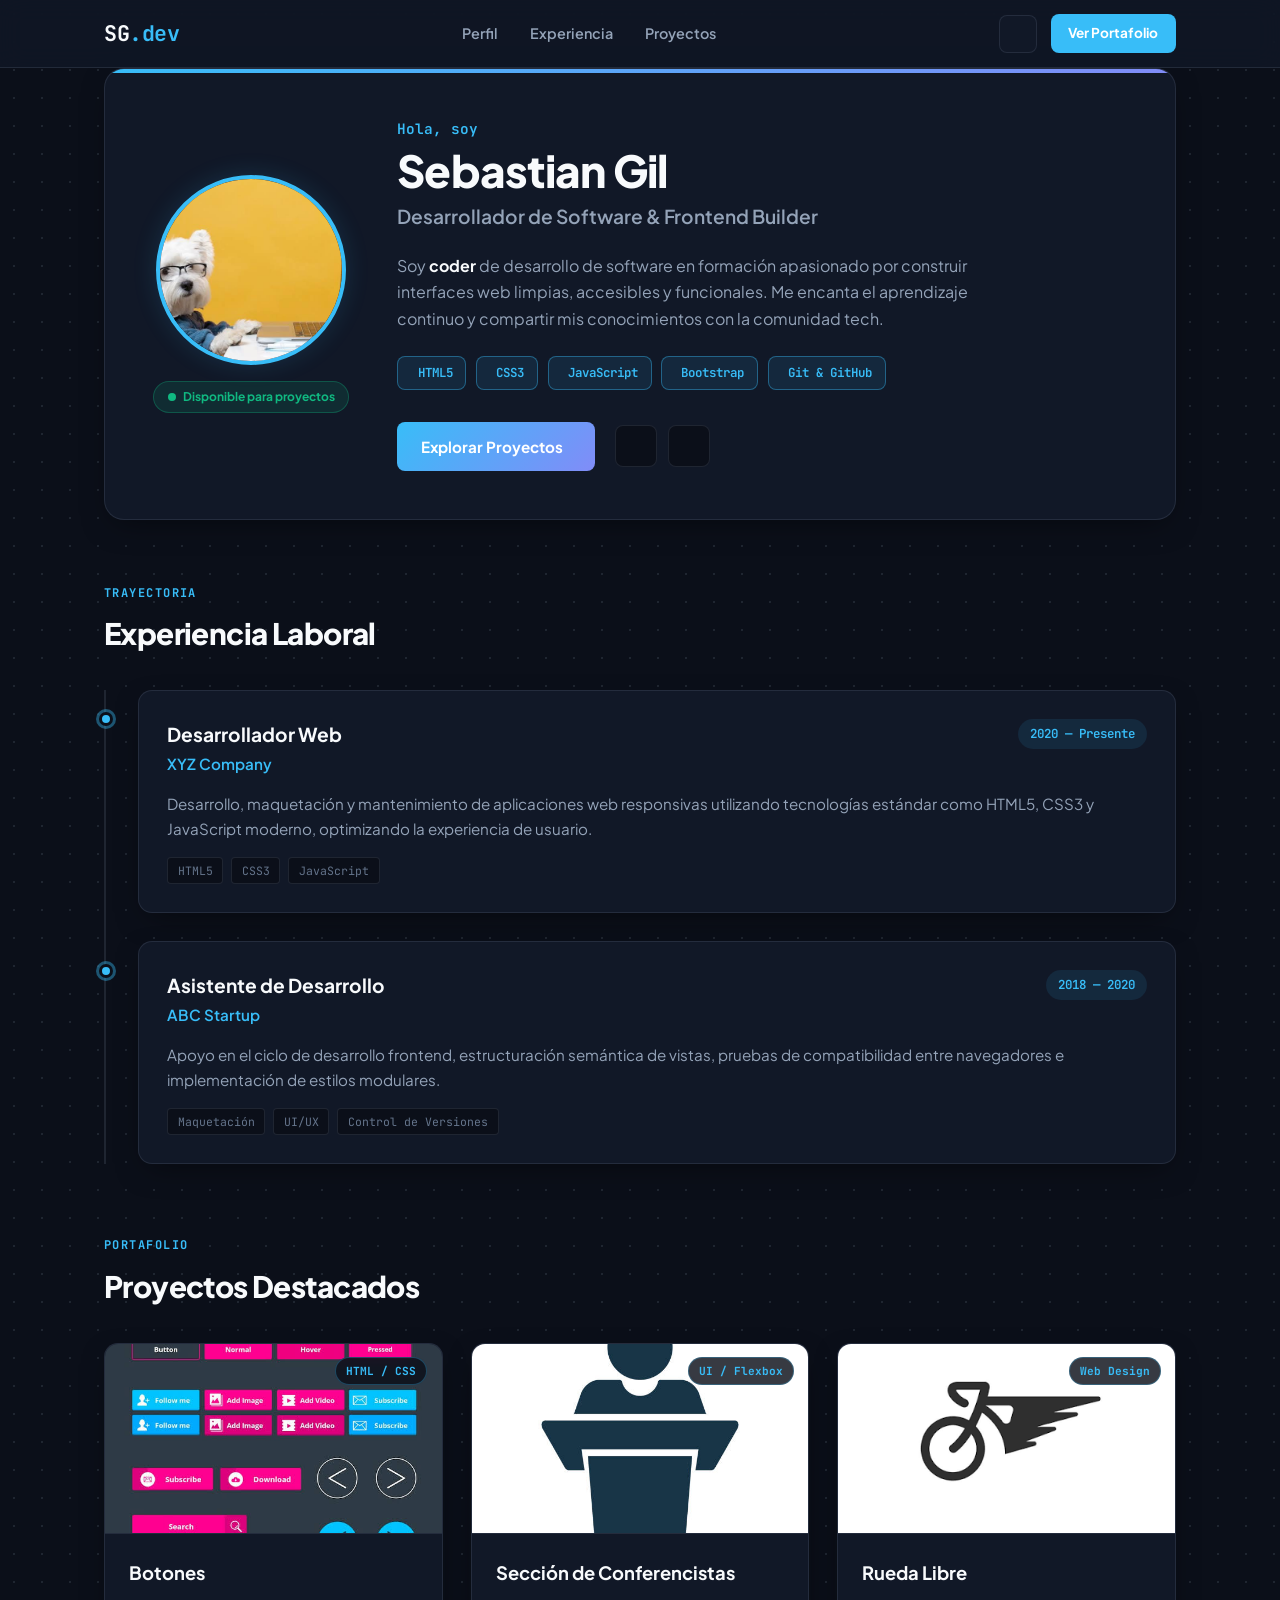
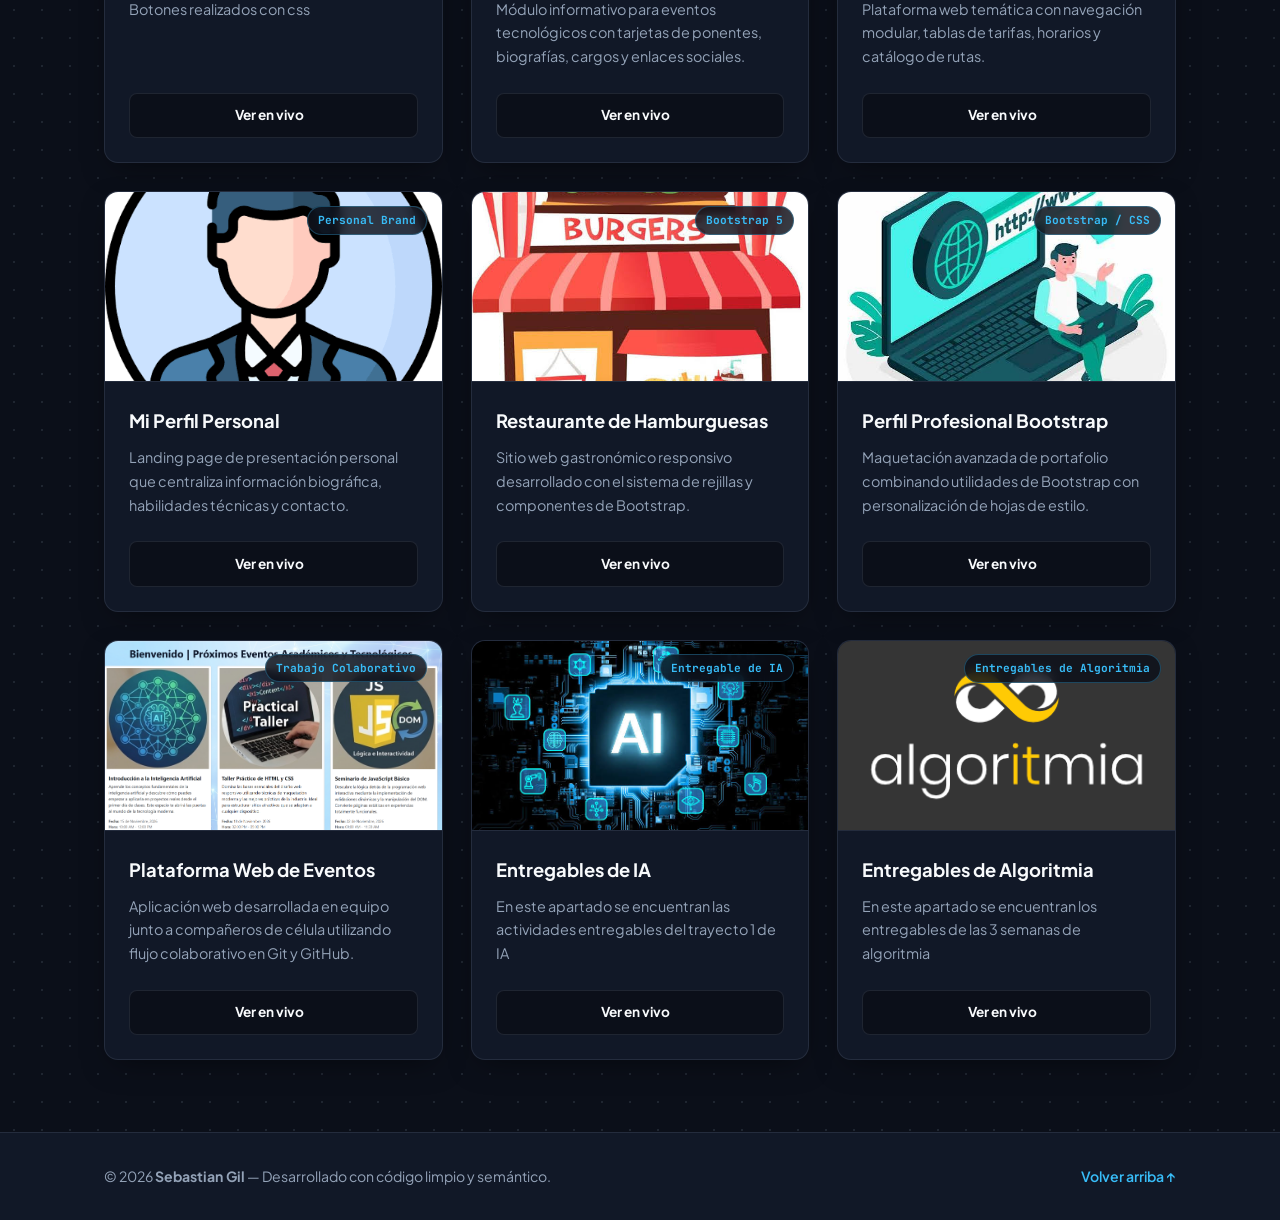
<file: index.html>
<!DOCTYPE html>
<html lang="es" data-theme="dark">
<head>
    <meta charset="UTF-8">
    <meta name="viewport" content="width=device-width, initial-scale=1.0">
    <title>Sebastian Gil | Desarrollador Web Full Stack</title>
    <!-- Tipografías modernas: Plus Jakarta Sans & JetBrains Mono -->
    <link rel="preconnect" href="https://fonts.googleapis.com">
    <link rel="preconnect" href="https://fonts.gstatic.com" crossorigin>
    <link href="https://fonts.googleapis.com/css2?family=JetBrains+Mono:wght@400;600&family=Plus+Jakarta+Sans:wght@400;500;600;700;800&display=swap" rel="stylesheet">
    <!-- Iconos -->
    <link rel="stylesheet" href="https://cdn-uicons.flaticon.com/uicons-brands/css/uicons-brands.css">
    <link rel="stylesheet" href="https://cdn-uicons.flaticon.com/uicons-regular-rounded/css/uicons-regular-rounded.css">
    <link rel="stylesheet" href="style.css">
</head>
<body>

    <!-- Barra de navegación superior fija -->
    <header class="navbar">
        <div class="container nav-content">
            <a href="#" class="brand">SG<span>.dev</span></a>
            <nav class="nav-links">
                <a href="#sobre-mi">Perfil</a>
                <a href="#experiencia">Experiencia</a>
                <a href="#proyectos">Proyectos</a>
            </nav>
            <div class="nav-actions">
                <button id="theme-toggle" class="btn-icon" aria-label="Cambiar tema" title="Cambiar tema">
                    <i class="fi fi-rr-brightness"></i>
                </button>
                <a href="#proyectos" class="btn-nav">Ver Portafolio</a>
            </div>
        </div>
    </header>

    <main class="container">
        <!-- ==============================================
             HERO / PERFIL PROFESIONAL
             ============================================== -->
        <section id="sobre-mi" class="hero-card">
            <div class="hero-avatar-wrapper">
                <img src="./img/images.jpeg" alt="Foto de perfil de Sebastian Gil" class="hero-avatar">
                <span class="status-badge">
                    <span class="pulse-dot"></span> Disponible para proyectos
                </span>
            </div>

            <div class="hero-info">
                <p class="hero-greeting">Hola, soy</p>
                <h1>Sebastian Gil</h1>
                <h2 class="hero-role">Desarrollador de Software &amp; Frontend Builder</h2>
                <p class="hero-bio">
                    Soy <strong>coder</strong> de desarrollo de software en formación apasionado por construir interfaces web limpias, accesibles y funcionales. Me encanta el aprendizaje continuo y compartir mis conocimientos con la comunidad tech.
                </p>

                <!-- Stack de tecnologías -->
                <div class="tech-stack">
                    <span class="tech-pill"><i class="fi fi-brands-html5"></i> HTML5</span>
                    <span class="tech-pill"><i class="fi fi-brands-css3-alt"></i> CSS3</span>
                    <span class="tech-pill"><i class="fi fi-brands-js"></i> JavaScript</span>
                    <span class="tech-pill"><i class="fi fi-brands-bootstrap"></i> Bootstrap</span>
                    <span class="tech-pill"><i class="fi fi-brands-github"></i> Git &amp; GitHub</span>
                </div>

                <!-- Redes y contacto -->
                <div class="hero-cta">
                    <a href="#proyectos" class="btn-primary">
                        Explorar Proyectos <i class="fi fi-rr-arrow-small-right"></i>
                    </a>
                    <div class="social-links">
                        <a href="https://github.com/sebagil05" target="_blank" rel="noopener noreferrer" aria-label="GitHub">
                            <i class="fi fi-brands-github"></i>
                        </a>
                        <a href="#" target="_blank" rel="noopener noreferrer" aria-label="LinkedIn">
                            <i class="fi fi-brands-linkedin"></i>
                        </a>
                    </div>
                </div>
            </div>
        </section>

        <!-- ==============================================
             EXPERIENCIA PROFESIONAL (TIMELINE)
             ============================================== -->
        <section id="experiencia" class="section-block">
            <div class="section-header">
                <span class="section-tag">TRAYECTORIA</span>
                <h2>Experiencia Laboral</h2>
            </div>

            <div class="timeline">
                <article class="timeline-item">
                    <div class="timeline-marker"></div>
                    <div class="timeline-card">
                        <div class="timeline-header">
                            <div>
                                <h3>Desarrollador Web</h3>
                                <span class="company">XYZ Company</span>
                            </div>
                            <span class="date-badge">2020 — Presente</span>
                        </div>
                        <p>
                            Desarrollo, maquetación y mantenimiento de aplicaciones web responsivas utilizando tecnologías estándar como HTML5, CSS3 y JavaScript moderno, optimizando la experiencia de usuario.
                        </p>
                        <div class="mini-tags">
                            <span>HTML5</span>
                            <span>CSS3</span>
                            <span>JavaScript</span>
                        </div>
                    </div>
                </article>

                <article class="timeline-item">
                    <div class="timeline-marker"></div>
                    <div class="timeline-card">
                        <div class="timeline-header">
                            <div>
                                <h3>Asistente de Desarrollo</h3>
                                <span class="company">ABC Startup</span>
                            </div>
                            <span class="date-badge">2018 — 2020</span>
                        </div>
                        <p>
                            Apoyo en el ciclo de desarrollo frontend, estructuración semántica de vistas, pruebas de compatibilidad entre navegadores e implementación de estilos modulares.
                        </p>
                        <div class="mini-tags">
                            <span>Maquetación</span>
                            <span>UI/UX</span>
                            <span>Control de Versiones</span>
                        </div>
                    </div>
                </article>
            </div>
        </section>

        <!-- ==============================================
             PORTAFOLIO DE PROYECTOS (GRID DE TARJETAS)
             ============================================== -->
        <section id="proyectos" class="section-block">
            <div class="section-header">
                <span class="section-tag">PORTAFOLIO</span>
                <h2>Proyectos Destacados</h2>
            </div>

            <div class="projects-grid">
                <!-- Proyecto 1 -->
                <article class="project-card">
                    <div class="project-img-wrapper">
                        <img src="./img/botones.jpg" alt="Botones">
                        <span class="project-category">HTML / CSS</span>
                    </div>
                    <div class="project-body">
                        <h3>Botones</h3>
                        <p>Botones realizados con css</p>
                        <div class="project-footer">
                            <a href="https://sebagil05.github.io/botones/" target="_blank" rel="noopener noreferrer" class="btn-project">
                                Ver en vivo <i class="fi fi-rr-arrow-up-right-from-square"></i>
                            </a>
                        </div>
                    </div>
                </article>

                <!-- Proyecto 2 -->
                <article class="project-card">
                    <div class="project-img-wrapper">
                        <img src="./img/conferencistas.jpeg" alt="Vista previa Sección de Conferencistas">
                        <span class="project-category">UI / Flexbox</span>
                    </div>
                    <div class="project-body">
                        <h3>Sección de Conferencistas</h3>
                        <p>Módulo informativo para eventos tecnológicos con tarjetas de ponentes, biografías, cargos y enlaces sociales.</p>
                        <div class="project-footer">
                            <a href="https://sebagil05.github.io/eventos/" target="_blank" rel="noopener noreferrer" class="btn-project">
                                Ver en vivo <i class="fi fi-rr-arrow-up-right-from-square"></i>
                            </a>
                        </div>
                    </div>
                </article>

                <!-- Proyecto 3 -->
                <article class="project-card">
                    <div class="project-img-wrapper">
                        <img src="./img/images.png" alt="Vista previa Rueda Libre">
                        <span class="project-category">Web Design</span>
                    </div>
                    <div class="project-body">
                        <h3>Rueda Libre</h3>
                        <p>Plataforma web temática con navegación modular, tablas de tarifas, horarios y catálogo de rutas.</p>
                        <div class="project-footer">
                            <a href="https://sebagil05.github.io/rueda-libre/" target="_blank" rel="noopener noreferrer" class="btn-project">
                                Ver en vivo <i class="fi fi-rr-arrow-up-right-from-square"></i>
                            </a>
                        </div>
                    </div>
                </article>

                <!-- Proyecto 4 -->
                <article class="project-card">
                    <div class="project-img-wrapper">
                        <img src="./img/perfil.png" alt="Vista previa Mi Perfil">
                        <span class="project-category">Personal Brand</span>
                    </div>
                    <div class="project-body">
                        <h3>Mi Perfil Personal</h3>
                        <p>Landing page de presentación personal que centraliza información biográfica, habilidades técnicas y contacto.</p>
                        <div class="project-footer">
                            <a href="https://sebagil05.github.io/perfil/index.html" target="_blank" rel="noopener noreferrer" class="btn-project">
                                Ver en vivo <i class="fi fi-rr-arrow-up-right-from-square"></i>
                            </a>
                        </div>
                    </div>
                </article>

                <!-- Proyecto 5 -->
                <article class="project-card">
                    <div class="project-img-wrapper">
                        <img src="./img/hamburguesas.jpg" alt="Vista previa Página de Hamburguesas">
                        <span class="project-category">Bootstrap 5</span>
                    </div>
                    <div class="project-body">
                        <h3>Restaurante de Hamburguesas</h3>
                        <p>Sitio web gastronómico responsivo desarrollado con el sistema de rejillas y componentes de Bootstrap.</p>
                        <div class="project-footer">
                            <a href="./pag/hamburguesas.html" target="_blank" rel="noopener noreferrer" class="btn-project">
                                Ver en vivo <i class="fi fi-rr-arrow-up-right-from-square"></i>
                            </a>
                        </div>
                    </div>
                </article>

                <!-- Proyecto 6 -->
                <article class="project-card">
                    <div class="project-img-wrapper">
                        <img src="./img/pag.jpg" alt="Vista previa Perfil con Bootstrap">
                        <span class="project-category">Bootstrap / CSS</span>
                    </div>
                    <div class="project-body">
                        <h3>Perfil Profesional Bootstrap</h3>
                        <p>Maquetación avanzada de portafolio combinando utilidades de Bootstrap con personalización de hojas de estilo.</p>
                        <div class="project-footer">
                            <a href="./css/index.html" target="_blank" rel="noopener noreferrer" class="btn-project">
                                Ver en vivo <i class="fi fi-rr-arrow-up-right-from-square"></i>
                            </a>
                        </div>
                    </div>
                </article>

                <!-- Proyecto 7 -->
                <article class="project-card">
                    <div class="project-img-wrapper">
                        <img src="./img/pageven.png" alt="Vista previa Plataforma Web de Eventos">
                        <span class="project-category">Trabajo Colaborativo</span>
                    </div>
                    <div class="project-body">
                        <h3>Plataforma Web de Eventos</h3>
                        <p>Aplicación web desarrollada en equipo junto a compañeros de célula utilizando flujo colaborativo en Git y GitHub.</p>
                        <div class="project-footer">
                            <a href="https://juliiands.github.io/Plataforma-Web-de-Eventos-Trabajo-Grupal/index.html" target="_blank" rel="noopener noreferrer" class="btn-project">
                                Ver en vivo <i class="fi fi-rr-arrow-up-right-from-square"></i>
                            </a>
                        </div>
                    </div>
                </article>
                
                <!-- Proyecto 8 -->
                <article class="project-card">
                    <div class="project-img-wrapper">
                        <img src="./img/ia.jpg" alt="IA">
                        <span class="project-category">Entregable de IA</span>
                    </div>
                    <div class="project-body">
                        <h3>Entregables de IA</h3>
                        <p> En este apartado se encuentran las actividades entregables del trayecto 1 de IA</p>
                        <div class="project-footer">
                            <a href="https://github.com/sebagil05/portafolio" target="_blank" rel="noopener noreferrer" class="btn-project">
                                Ver en vivo <i class="fi fi-rr-arrow-up-right-from-square"></i>
                            </a>
                        </div>
                    </div>
                </article>
                <!-- Proyecto 9 -->
                <article class="project-card">
                    <div class="project-img-wrapper">
                        <img src="./img/algorit.png" alt="algoritmia">
                        <span class="project-category">Entregables de Algoritmia</span>
                    </div>
                    <div class="project-body">
                        <h3>Entregables de Algoritmia</h3>
                        <p>En este apartado se encuentran los entregables de las 3 semanas de algoritmia</p>
                        <div class="project-footer">
                            <a href="https://github.com/sebagil05/Algoritmia" target="_blank" rel="noopener noreferrer" class="btn-project">
                                Ver en vivo <i class="fi fi-rr-arrow-up-right-from-square"></i>
                            </a>
                        </div>
                    </div>
                </article>
            </div>
        </section>
    </main>

    <footer class="footer">
        <div class="container footer-content">
            <p>&copy; 2026 <strong>Sebastian Gil</strong> — Desarrollado con código limpio y semántico.</p>
            <a href="#" class="back-to-top">Volver arriba ↑</a>
        </div>
    </footer>

    <!-- Script mínimo para alternar Modo Oscuro / Claro -->
    <script>
        const btnTheme = document.getElementById('theme-toggle');
        const htmlEl = document.documentElement;
        btnTheme.addEventListener('click', () => {
            const current = htmlEl.getAttribute('data-theme');
            htmlEl.setAttribute('data-theme', current === 'dark' ? 'light' : 'dark');
        });
    </script>
</body>
</html>
</file>
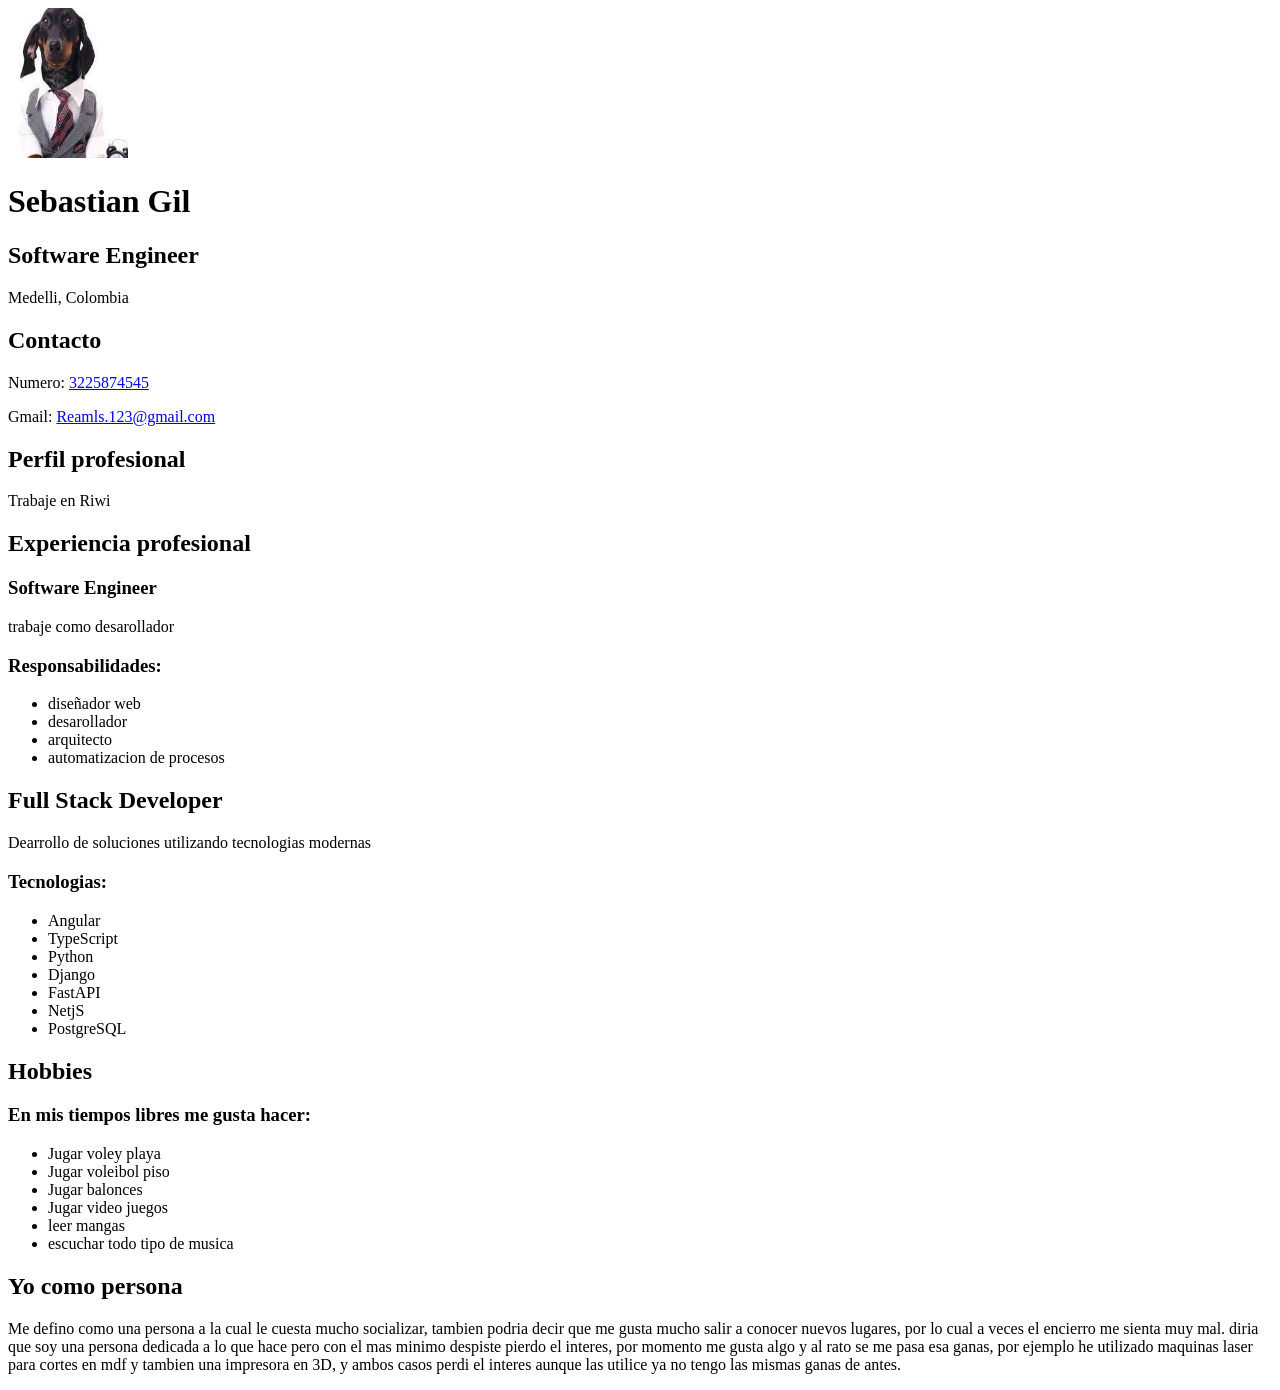
<file: hoja-de-vida/hojadevida.html>
<!DOCTYPE html>
<html lang="es">
<head>
    <meta charset="UTF-8">
    <meta name="viewport" content="width=device-width, initial-scale=1.0">
    <title>Document</title>
</head>
<body>
    <main>
        <img width="120px" height="150px" src="[data-uri]" alt="Hola, soy Sebastian Gil">
    <h1>Sebastian Gil </h1>
    <h2>Software Engineer</h2>
    <p>

        <p>Medelli, Colombia</p>
    </p>
    <h2>Contacto</h2>
    <p>
        <p>Numero: <a href="tel:+57 3225874545">3225874545</a></p>

        <p> Gmail: <a href="mailto: Seba.123@gmail.com"> Reamls.123@gmail.com</a> </p>
    </p>
    <h2>Perfil profesional</h2>
    <p>Trabaje en Riwi
    </p><section>
    <h2>Experiencia profesional</h2>
    <h3>Software Engineer</h3>
    <p> trabaje como desarollador</p>
    <h3>Responsabilidades:</h3>
    <ul><li>diseñador web</li>
        <li>desarollador</li>
        <li>arquitecto</li>
        <li>automatizacion de procesos</li>
    </section>
    <h2>Full Stack Developer</h2>
    <p> Dearrollo de soluciones utilizando tecnologias modernas</p>
    <h3> Tecnologias:</h3>
    <ul>
        <li> Angular</li>
        <li> TypeScript</li>
        <li> Python</li>
        <li> Django</li>
        <li> FastAPI</li>
        <li> NetjS</li>
        <li>PostgreSQL</li>
    </ul>
    <section>
        <h2>Hobbies</h2>
        <h3>En mis tiempos libres me gusta hacer:</h3>
        <ul>
            <li>Jugar voley playa</li>
            <li>Jugar voleibol piso</li>
            <li>Jugar balonces</li>
            <li>Jugar video juegos </li>
            <li>leer mangas</li>
            <li>escuchar todo tipo de musica</li>
        </ul>
    </section>
    <section>
        <h2>Yo como persona</h2>
        <p>Me defino como una persona a la cual le
            cuesta mucho socializar, tambien podria decir que me gusta
            mucho salir a conocer nuevos lugares, por lo cual a veces
            el encierro me sienta muy mal.
            diria que soy una persona dedicada a lo que hace pero con el 
            mas minimo despiste pierdo el interes, por momento me gusta algo 
            y al rato se me pasa esa ganas, por ejemplo he utilizado maquinas laser
            para cortes en mdf y tambien una impresora en 3D, y ambos casos 
            perdi el interes aunque las utilice ya no tengo las mismas ganas de antes.
        </p>
    </section>

    </main>
</body>
</html>
</file>
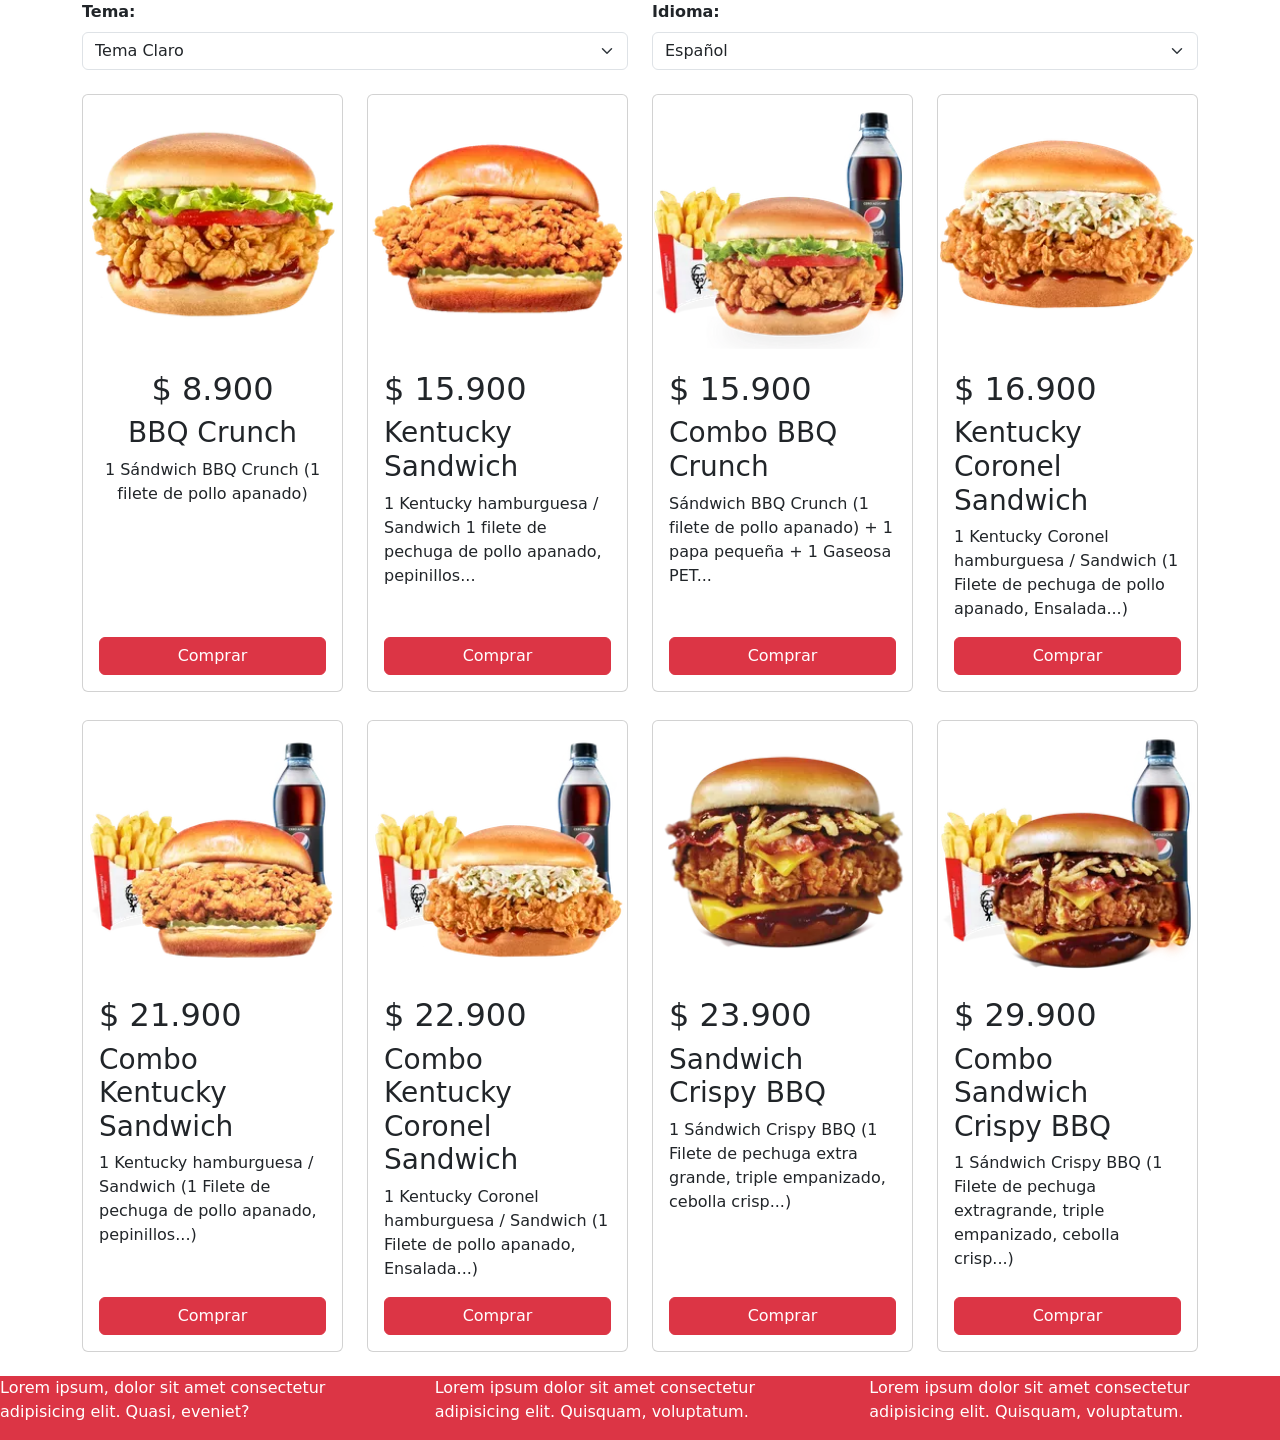
<file: pag/hamburguesas.html>
<!DOCTYPE html>
<html lang="es" data-bs-theme="light">

<head>
  <meta charset="UTF-8">
  <meta name="viewport" content="width=device-width, initial-scale=1.0">
  <title>Menú de Hamburguesas</title>

  <link href="https://cdn.jsdelivr.net/npm/bootstrap@5.3.3/dist/css/bootstrap.min.css" rel="stylesheet">
</head>

<body>
  <main class="container">
    <div class="row mb-4">
      <div class="col-md-6 mb-3 mb-md-0">
        <label for="color" class="form-label fw-semibold">Tema:</label>
        <select id="color" class="form-select" onchange="cambiarColor()">
          <option value="claro">Tema Claro</option>
          <option value="oscuro">Tema Oscuro</option>
        </select>
      </div>
      <div class="col-md-6">
        <div class="d-flex align-items-center justify-content-between">
          <label for="idioma" class="form-label fw-semibold mb-0">Idioma:</label>
          <span id="spinner-traduccion" class="spinner-border spinner-border-sm text-primary d-none"
            role="status"></span>
        </div>
        <select id="idioma" class="form-select mt-2" onchange="cambiarIdioma()">
          <option value="es" selected>Español</option>
          <option value="en">Inglés</option>
        </select>
      </div>
    </div>

    <div class="row g-4">
      <div class="col-md-3">
        <div class="card h-100">
          <img src="../img/hamburguesa-1.webp" alt="BBQ Crunch" class="img-fluid">
          <div class="card-body d-flex flex-column text-center">
            <h2>$ 8.900</h2>
            <h3>BBQ Crunch</h3>
            <p class="traducible flex-grow-1" data-original="1 Sándwich BBQ Crunch (1 filete de pollo apanado)">
              1 Sándwich BBQ Crunch (1 filete de pollo apanado)
            </p>
            <a href="#" class="btn btn-danger mt-auto traducible" data-original="Comprar">Comprar</a>
          </div>
        </div>
      </div>

      <div class="col-md-3">
        <div class="card h-100">
          <img src="../img/hamburguesa-2.webp" alt="Kentucky Sandwich" class="img-fluid">
          <div class="card-body d-flex flex-column">
            <h2>$ 15.900</h2>
            <h3>Kentucky Sandwich</h3>
            <p class="traducible flex-grow-1"
              data-original="1 Kentucky hamburguesa / Sandwich 1 filete de pechuga de pollo apanado, pepinillos...">
              1 Kentucky hamburguesa / Sandwich 1 filete de pechuga de pollo apanado, pepinillos...
            </p>
            <a href="#" class="btn btn-danger mt-auto traducible" data-original="Comprar">Comprar</a>
          </div>
        </div>
      </div>

      <div class="col-md-3">
        <div class="card h-100">
          <img src="../img/hamburguesa-3.webp" alt="Combo BBQ Crunch" class="img-fluid">
          <div class="card-body d-flex flex-column">
            <h2>$ 15.900</h2>
            <h3>Combo BBQ Crunch</h3>
            <p class="traducible flex-grow-1"
              data-original="Sándwich BBQ Crunch (1 filete de pollo apanado) + 1 papa pequeña + 1 Gaseosa PET...">
              Sándwich BBQ Crunch (1 filete de pollo apanado) + 1 papa pequeña + 1 Gaseosa PET...
            </p>
            <a href="#" class="btn btn-danger mt-auto traducible" data-original="Comprar">Comprar</a>
          </div>
        </div>
      </div>

      <div class="col-md-3">
        <div class="card h-100">
          <img src="../img/hamburguesa-4.webp" alt="Kentucky Coronel Sandwich" class="img-fluid">
          <div class="card-body d-flex flex-column">
            <h2>$ 16.900</h2>
            <h3>Kentucky Coronel Sandwich</h3>
            <p class="traducible flex-grow-1"
              data-original="1 Kentucky Coronel hamburguesa / Sandwich (1 Filete de pechuga de pollo apanado, Ensalada...)">
              1 Kentucky Coronel hamburguesa / Sandwich (1 Filete de pechuga de pollo apanado, Ensalada...)
            </p>
            <a href="#" class="btn btn-danger mt-auto traducible" data-original="Comprar">Comprar</a>
          </div>
        </div>
      </div>
    </div>

    <div class="row g-4 mt-1 mb-4">

      <div class="col-md-3">
        <div class="card h-100">
          <img src="../img/hamburguesa-5.webp" alt="Combo Kentucky Sandwich" class="img-fluid">
          <div class="card-body d-flex flex-column">
            <h2>$ 21.900</h2>
            <h3>Combo Kentucky Sandwich</h3>
            <p class="traducible flex-grow-1"
              data-original="1 Kentucky hamburguesa / Sandwich (1 Filete de pechuga de pollo apanado, pepinillos...)">
              1 Kentucky hamburguesa / Sandwich (1 Filete de pechuga de pollo apanado, pepinillos...)
            </p>
            <a href="#" class="btn btn-danger mt-auto traducible" data-original="Comprar">Comprar</a>
          </div>
        </div>
      </div>

      <div class="col-md-3">
        <div class="card h-100">
          <img src="../img/hamburguesa-6.webp" alt="Combo Kentucky Coronel" class="img-fluid">
          <div class="card-body d-flex flex-column">
            <h2>$ 22.900</h2>
            <h3>Combo Kentucky Coronel Sandwich</h3>
            <p class="traducible flex-grow-1"
              data-original="1 Kentucky Coronel hamburguesa / Sandwich (1 Filete de pollo apanado, Ensalada...)">
              1 Kentucky Coronel hamburguesa / Sandwich (1 Filete de pollo apanado, Ensalada...)
            </p>
            <a href="#" class="btn btn-danger mt-auto traducible" data-original="Comprar">Comprar</a>
          </div>
        </div>
      </div>

      <div class="col-md-3">
        <div class="card h-100">
          <img src="../img/hamburguesa-7.webp" alt="Sandwich Crispy BBQ" class="img-fluid">
          <div class="card-body d-flex flex-column">
            <h2>$ 23.900</h2>
            <h3>Sandwich Crispy BBQ</h3>
            <p class="traducible flex-grow-1"
              data-original="1 Sándwich Crispy BBQ (1 Filete de pechuga extra grande, triple empanizado, cebolla crisp...)">
              1 Sándwich Crispy BBQ (1 Filete de pechuga extra grande, triple empanizado, cebolla crisp...)
            </p>
            <a href="#" class="btn btn-danger mt-auto traducible" data-original="Comprar">Comprar</a>
          </div>
        </div>
      </div>
      <div class="col-md-3">
        <div class="card h-100">
          <img src="../img/hamburguesa-8.webp" alt="Combo Sandwich Crispy BBQ" class="img-fluid">
          <div class="card-body d-flex flex-column">
            <h2>$ 29.900</h2>
            <h3>Combo Sandwich Crispy BBQ</h3>
            <p class="traducible flex-grow-1"
              data-original="1 Sándwich Crispy BBQ (1 Filete de pechuga extragrande, triple empanizado, cebolla crisp...)">
              1 Sándwich Crispy BBQ (1 Filete de pechuga extragrande, triple empanizado, cebolla crisp...)
            </p>
            <a href="#" class="btn btn-danger mt-auto traducible" data-original="Comprar">Comprar</a>
          </div>
        </div>
      </div>
    </div>
  </main>

  <footer class="bg-danger text-white w-100 ">
    <div class="row">
      <div class="col-md-4">
        <p>Lorem ipsum, dolor sit amet consectetur adipisicing elit. Quasi, eveniet?</p>
      </div>
      <div class="col-md-4">
        <p>Lorem ipsum dolor sit amet consectetur adipisicing elit. Quisquam, voluptatum.</p>
      </div>
      <div class="col-md-4">
        <p>Lorem ipsum dolor sit amet consectetur adipisicing elit. Quisquam, voluptatum.</p>
      </div>
    </div>
  </footer>
  
  <script>
    function aplicarTema(modo) {
      const temaBootstrap = modo === 'oscuro' ? 'dark' : 'light';
      document.documentElement.setAttribute('data-bs-theme', temaBootstrap);
      localStorage.setItem('tema', modo);

      const selectColor = document.getElementById('color');
      if (selectColor) selectColor.value = modo;
    }

    function cambiarColor() {
      const selectColor = document.getElementById('color');
      if (selectColor) aplicarTema(selectColor.value);
    }
    async function traducirTextoConApi(texto, idiomaDestino) {
      try {
        const textoCodificado = encodeURIComponent(texto);
        const url = `https://api.mymemory.translated.net/get?q=${textoCodificado}&langpair=es|${idiomaDestino}`;

        const respuesta = await fetch(url);
        if (!respuesta.ok) throw new Error(`HTTP error: ${respuesta.status}`);

        const datos = await respuesta.json();
        return (datos.responseData && datos.responseData.translatedText)
          ? datos.responseData.translatedText
          : texto;
      } catch (error) {
        console.warn("Error en traducción:", error);
        return texto;
      }
    }
    async function aplicarIdioma(idioma) {
      document.documentElement.setAttribute('lang', idioma);
      localStorage.setItem('idioma', idioma);

      const selectIdioma = document.getElementById('idioma');
      if (selectIdioma) selectIdioma.value = idioma;

      const spinner = document.getElementById('spinner-traduccion');
      const elementos = document.querySelectorAll('.traducible');
      if (idioma === 'es') {
        elementos.forEach(el => {
          el.textContent = el.getAttribute('data-original');
        });
        return;
      }

      if (spinner) spinner.classList.remove('d-none');
      const promesas = Array.from(elementos).map(async (el) => {
        const textoOriginal = el.getAttribute('data-original');
        const textoTraducido = await traducirTextoConApi(textoOriginal, idioma);
        el.textContent = textoTraducido;
      });

      await Promise.all(promesas);

      if (spinner) spinner.classList.add('d-none');
    }

    function cambiarIdioma() {
      const selectIdioma = document.getElementById('idioma');
      if (selectIdioma) aplicarIdioma(selectIdioma.value);
    }
    document.addEventListener('DOMContentLoaded', () => {
      const temaGuardado = localStorage.getItem('tema') || 'claro';
      aplicarTema(temaGuardado);

      const idiomaGuardado = localStorage.getItem('idioma') || 'es';
      aplicarIdioma(idiomaGuardado);
    });
  </script>

</body>

</html>
</file>
<file: style.css>
/* ===================================================
   1. DESIGN TOKENS & VARIABLES CSS (:root)
   =================================================== */
:root,
[data-theme="dark"] {
  --bg-body: #0b0f19;
  --bg-surface: #111827;
  --bg-surface-hover: #1a2234;
  --bg-glass: rgba(17, 24, 39, 0.82);
  --bg-pill: rgba(56, 189, 248, 0.1);

  --primary: #38bdf8;
  --primary-hover: #0ea5e9;
  --accent: #818cf8;
  --success: #10b981;

  --text-main: #f8fafc;
  --text-secondary: #94a3b8;
  --text-muted: #64748b;

  --border-color: rgba(148, 163, 184, 0.15);
  --border-highlight: rgba(56, 189, 248, 0.4);

  --shadow-card: 0 10px 30px -10px rgba(0, 0, 0, 0.5);
  --shadow-glow: 0 0 25px rgba(56, 189, 248, 0.15);

  --font-sans: 'Plus Jakarta Sans', system-ui, -apple-system, sans-serif;
  --font-mono: 'JetBrains Mono', monospace;

  --radius-sm: 0.5rem;
  --radius-md: 0.875rem;
  --radius-lg: 1.25rem;
  --radius-pill: 9999px;
}

[data-theme="light"] {
  --bg-body: #f8fafc;
  --bg-surface: #ffffff;
  --bg-surface-hover: #f1f5f9;
  --bg-glass: rgba(255, 255, 255, 0.85);
  --bg-pill: rgba(37, 99, 235, 0.08);

  --primary: #2563eb;
  --primary-hover: #1d4ed8;
  --accent: #4f46e5;
  --success: #059669;

  --text-main: #0f172a;
  --text-secondary: #475569;
  --text-muted: #64748b;

  --border-color: #e2e8f0;
  --border-highlight: rgba(37, 99, 235, 0.35);

  --shadow-card: 0 10px 25px -5px rgba(15, 23, 42, 0.06);
  --shadow-glow: 0 8px 25px rgba(37, 99, 235, 0.12);
}

/* ===================================================
   2. RESET & BASE GLOBAL
   =================================================== */
*,
*::before,
*::after {
  box-sizing: border-box;
  margin: 0;
  padding: 0;
}

html {
  scroll-behavior: smooth;
}

body {
  font-family: var(--font-sans);
  background-color: var(--bg-body);
  color: var(--text-main);
  line-height: 1.65;
  transition: background-color 0.3s ease, color 0.3s ease;
  /* Cuadrícula sutil de fondo */
  background-image: radial-gradient(var(--border-color) 1px, transparent 1px);
  background-size: 28px 28px;
}

a {
  text-decoration: none;
  color: inherit;
}

img {
  max-width: 100%;
  display: block;
}

.container {
  width: 100%;
  max-width: 1120px;
  margin: 0 auto;
  padding: 0 1.5rem;
}

/* ===================================================
   3. NAVBAR STICKY CON GLASSMORPHISM
   =================================================== */
.navbar {
  position: sticky;
  top: 0;
  z-index: 1000;
  background-color: var(--bg-glass);
  backdrop-filter: blur(12px);
  -webkit-backdrop-filter: blur(12px);
  border-bottom: 1px solid var(--border-color);
  padding: 0.9rem 0;
}

.nav-content {
  display: flex;
  justify-content: space-between;
  align-items: center;
}

.brand {
  font-family: var(--font-mono);
  font-size: 1.35rem;
  font-weight: 700;
  color: var(--text-main);
  letter-spacing: -0.5px;
}

.brand span {
  color: var(--primary);
}

.nav-links {
  display: flex;
  gap: 2rem;
}

.nav-links a {
  font-size: 0.9rem;
  font-weight: 600;
  color: var(--text-secondary);
  transition: color 0.2s ease;
}

.nav-links a:hover {
  color: var(--primary);
}

.nav-actions {
  display: flex;
  align-items: center;
  gap: 0.85rem;
}

.btn-icon {
  background: var(--bg-surface);
  border: 1px solid var(--border-color);
  color: var(--text-main);
  width: 38px;
  height: 38px;
  border-radius: var(--radius-sm);
  display: inline-flex;
  align-items: center;
  justify-content: center;
  cursor: pointer;
  transition: all 0.2s ease;
}

.btn-icon:hover {
  border-color: var(--primary);
  color: var(--primary);
  transform: translateY(-1px);
}

.btn-nav {
  background-color: var(--primary);
  color: #ffffff;
  font-size: 0.85rem;
  font-weight: 700;
  padding: 0.5rem 1.1rem;
  border-radius: var(--radius-sm);
  transition: background-color 0.2s ease, transform 0.2s ease;
}

.btn-nav:hover {
  background-color: var(--primary-hover);
  transform: translateY(-1px);
}

/* ===================================================
   4. HERO CARD (PERFIL PRINCIPAL)
   =================================================== */
main {
  padding-top: 2.5rem;
  padding-bottom: 4rem;
}

.hero-card {
  background-color: var(--bg-surface);
  border: 1px solid var(--border-color);
  border-radius: var(--radius-lg);
  box-shadow: var(--shadow-card);
  padding: 3rem;
  margin-bottom: 4rem;
  display: grid;
  grid-template-columns: auto 1fr;
  gap: 3rem;
  align-items: center;
  position: relative;
  overflow: hidden;
}

/* Detalle decorativo superior */
.hero-card::before {
  content: "";
  position: absolute;
  top: 0;
  left: 0;
  right: 0;
  height: 4px;
  background: linear-gradient(90deg, var(--primary), var(--accent));
}

.hero-avatar-wrapper {
  display: flex;
  flex-direction: column;
  align-items: center;
  gap: 1rem;
}

.hero-avatar {
  width: 190px;
  height: 190px;
  object-fit: cover;
  border-radius: 50%;
  border: 4px solid var(--primary);
  box-shadow: var(--shadow-glow);
}

.status-badge {
  display: inline-flex;
  align-items: center;
  gap: 0.45rem;
  background-color: rgba(16, 185, 129, 0.12);
  color: var(--success);
  border: 1px solid rgba(16, 185, 129, 0.3);
  font-size: 0.75rem;
  font-weight: 700;
  padding: 0.3rem 0.85rem;
  border-radius: var(--radius-pill);
}

.pulse-dot {
  width: 8px;
  height: 8px;
  background-color: var(--success);
  border-radius: 50%;
  animation: pulse 2s infinite;
}

@keyframes pulse {
  0% { box-shadow: 0 0 0 0 rgba(16, 185, 129, 0.7); }
  70% { box-shadow: 0 0 0 8px rgba(16, 185, 129, 0); }
  100% { box-shadow: 0 0 0 0 rgba(16, 185, 129, 0); }
}

.hero-greeting {
  font-family: var(--font-mono);
  font-size: 0.9rem;
  color: var(--primary);
  font-weight: 600;
  margin-bottom: 0.25rem;
}

.hero-info h1 {
  font-size: 2.75rem;
  font-weight: 800;
  line-height: 1.15;
  letter-spacing: -0.02em;
  margin-bottom: 0.35rem;
}

.hero-role {
  font-size: 1.2rem;
  font-weight: 600;
  color: var(--text-secondary);
  margin-bottom: 1.25rem;
}

.hero-bio {
  color: var(--text-secondary);
  font-size: 1rem;
  max-width: 620px;
  margin-bottom: 1.5rem;
}

.hero-bio strong {
  color: var(--text-main);
}

/* Pills de tecnologías */
.tech-stack {
  display: flex;
  flex-wrap: wrap;
  gap: 0.6rem;
  margin-bottom: 2rem;
}

.tech-pill {
  display: inline-flex;
  align-items: center;
  gap: 0.4rem;
  background-color: var(--bg-pill);
  color: var(--primary);
  border: 1px solid var(--border-highlight);
  font-family: var(--font-mono);
  font-size: 0.78rem;
  font-weight: 600;
  padding: 0.35rem 0.8rem;
  border-radius: var(--radius-sm);
}

.hero-cta {
  display: flex;
  align-items: center;
  gap: 1.25rem;
  flex-wrap: wrap;
}

.btn-primary {
  display: inline-flex;
  align-items: center;
  gap: 0.5rem;
  background: linear-gradient(135deg, var(--primary), var(--accent));
  color: #ffffff;
  font-weight: 700;
  font-size: 0.95rem;
  padding: 0.75rem 1.5rem;
  border-radius: var(--radius-sm);
  transition: transform 0.2s ease, box-shadow 0.2s ease;
}

.btn-primary:hover {
  transform: translateY(-2px);
  box-shadow: 0 8px 20px rgba(56, 189, 248, 0.3);
}

.social-links {
  display: flex;
  gap: 0.65rem;
}

.social-links a {
  width: 42px;
  height: 42px;
  border-radius: var(--radius-sm);
  border: 1px solid var(--border-color);
  background-color: var(--bg-body);
  color: var(--text-secondary);
  display: inline-flex;
  align-items: center;
  justify-content: center;
  font-size: 1.1rem;
  transition: all 0.2s ease;
}

.social-links a:hover {
  color: var(--primary);
  border-color: var(--primary);
  transform: translateY(-2px);
}

/* ===================================================
   5. ENCABEZADOS DE SECCIÓN
   =================================================== */
.section-block {
  margin-bottom: 4.5rem;
}

.section-header {
  margin-bottom: 2rem;
}

.section-tag {
  font-family: var(--font-mono);
  font-size: 0.75rem;
  font-weight: 700;
  letter-spacing: 0.12em;
  color: var(--primary);
  display: block;
  margin-bottom: 0.35rem;
}

.section-header h2 {
  font-size: 1.85rem;
  font-weight: 800;
  letter-spacing: -0.02em;
}

/* ===================================================
   6. EXPERIENCIA LABORAL (TIMELINE VERTICAL)
   =================================================== */
.timeline {
  position: relative;
  padding-left: 2rem;
  border-left: 2px solid var(--border-color);
  display: flex;
  flex-direction: column;
  gap: 1.75rem;
}

.timeline-item {
  position: relative;
}

.timeline-marker {
  position: absolute;
  left: -2.45rem;
  top: 1.4rem;
  width: 14px;
  height: 14px;
  border-radius: 50%;
  background-color: var(--primary);
  border: 3px solid var(--bg-body);
  box-shadow: 0 0 0 3px var(--border-highlight);
}

.timeline-card {
  background-color: var(--bg-surface);
  border: 1px solid var(--border-color);
  border-radius: var(--radius-md);
  padding: 1.75rem;
  box-shadow: var(--shadow-card);
  transition: border-color 0.25s ease, transform 0.25s ease;
}

.timeline-card:hover {
  border-color: var(--border-highlight);
  transform: translateX(4px);
}

.timeline-header {
  display: flex;
  justify-content: space-between;
  align-items: flex-start;
  gap: 1rem;
  flex-wrap: wrap;
  margin-bottom: 0.85rem;
}

.timeline-header h3 {
  font-size: 1.2rem;
  font-weight: 700;
}

.company {
  font-size: 0.95rem;
  font-weight: 600;
  color: var(--primary);
}

.date-badge {
  font-family: var(--font-mono);
  font-size: 0.78rem;
  font-weight: 600;
  background-color: var(--bg-pill);
  color: var(--primary);
  padding: 0.3rem 0.75rem;
  border-radius: var(--radius-pill);
}

.timeline-card p {
  color: var(--text-secondary);
  font-size: 0.95rem;
  margin-bottom: 1rem;
}

.mini-tags {
  display: flex;
  flex-wrap: wrap;
  gap: 0.5rem;
}

.mini-tags span {
  font-family: var(--font-mono);
  font-size: 0.72rem;
  color: var(--text-muted);
  background-color: var(--bg-body);
  border: 1px solid var(--border-color);
  padding: 0.2rem 0.6rem;
  border-radius: 4px;
}

/* ===================================================
   7. PORTAFOLIO DE PROYECTOS (CSS GRID)
   =================================================== */
.projects-grid {
  display: grid;
  grid-template-columns: repeat(auto-fill, minmax(310px, 1fr));
  gap: 1.75rem;
}

.project-card {
  background-color: var(--bg-surface);
  border: 1px solid var(--border-color);
  border-radius: var(--radius-md);
  overflow: hidden;
  box-shadow: var(--shadow-card);
  display: flex;
  flex-direction: column;
  transition: transform 0.25s ease, border-color 0.25s ease, box-shadow 0.25s ease;
}

.project-card:hover {
  transform: translateY(-6px);
  border-color: var(--border-highlight);
  box-shadow: var(--shadow-glow);
}

.project-img-wrapper {
  position: relative;
  height: 190px;
  overflow: hidden;
  border-bottom: 1px solid var(--border-color);
}

.project-img-wrapper img {
  width: 100%;
  height: 100%;
  object-fit: cover;
  transition: transform 0.4s ease;
}

.project-card:hover .project-img-wrapper img {
  transform: scale(1.06);
}

.project-category {
  position: absolute;
  top: 0.85rem;
  right: 0.85rem;
  background-color: rgba(11, 15, 25, 0.82);
  backdrop-filter: blur(6px);
  color: #38bdf8;
  font-family: var(--font-mono);
  font-size: 0.7rem;
  font-weight: 700;
  padding: 0.25rem 0.65rem;
  border-radius: var(--radius-pill);
  border: 1px solid rgba(56, 189, 248, 0.3);
}

.project-body {
  padding: 1.5rem;
  display: flex;
  flex-direction: column;
  flex: 1;
}

.project-body h3 {
  font-size: 1.15rem;
  font-weight: 700;
  margin-bottom: 0.6rem;
}

.project-body p {
  font-size: 0.9rem;
  color: var(--text-secondary);
  margin-bottom: 1.5rem;
  flex: 1; /* Empuja el botón siempre al fondo de la tarjeta */
}

.project-footer {
  margin-top: auto;
}

.btn-project {
  display: inline-flex;
  align-items: center;
  justify-content: center;
  gap: 0.5rem;
  width: 100%;
  background-color: var(--bg-body);
  color: var(--text-main);
  border: 1px solid var(--border-color);
  font-size: 0.85rem;
  font-weight: 700;
  padding: 0.65rem 1rem;
  border-radius: var(--radius-sm);
  transition: all 0.2s ease;
}

.btn-project:hover {
  background-color: var(--primary);
  color: #ffffff;
  border-color: var(--primary);
}

/* ===================================================
   8. FOOTER
   =================================================== */
.footer {
  border-top: 1px solid var(--border-color);
  background-color: var(--bg-surface);
  padding: 2rem 0;
  font-size: 0.88rem;
  color: var(--text-secondary);
}

.footer-content {
  display: flex;
  justify-content: space-between;
  align-items: center;
  flex-wrap: wrap;
  gap: 1rem;
}

.back-to-top {
  font-weight: 600;
  color: var(--primary);
}

.back-to-top:hover {
  text-decoration: underline;
}

/* ===================================================
   9. RESPONSIVE DESIGN (TABLETS Y MÓVILES)
   =================================================== */
@media (max-width: 768px) {
  .nav-links {
    display: none;
  }

  .hero-card {
    grid-template-columns: 1fr;
    text-align: center;
    padding: 2rem 1.5rem;
    gap: 2rem;
  }

  .hero-info h1 {
    font-size: 2.15rem;
  }

  .tech-stack,
  .hero-cta {
    justify-content: center;
  }

  .timeline {
    padding-left: 1.5rem;
  }

  .timeline-marker {
    left: -1.95rem;
  }
}
</file>
